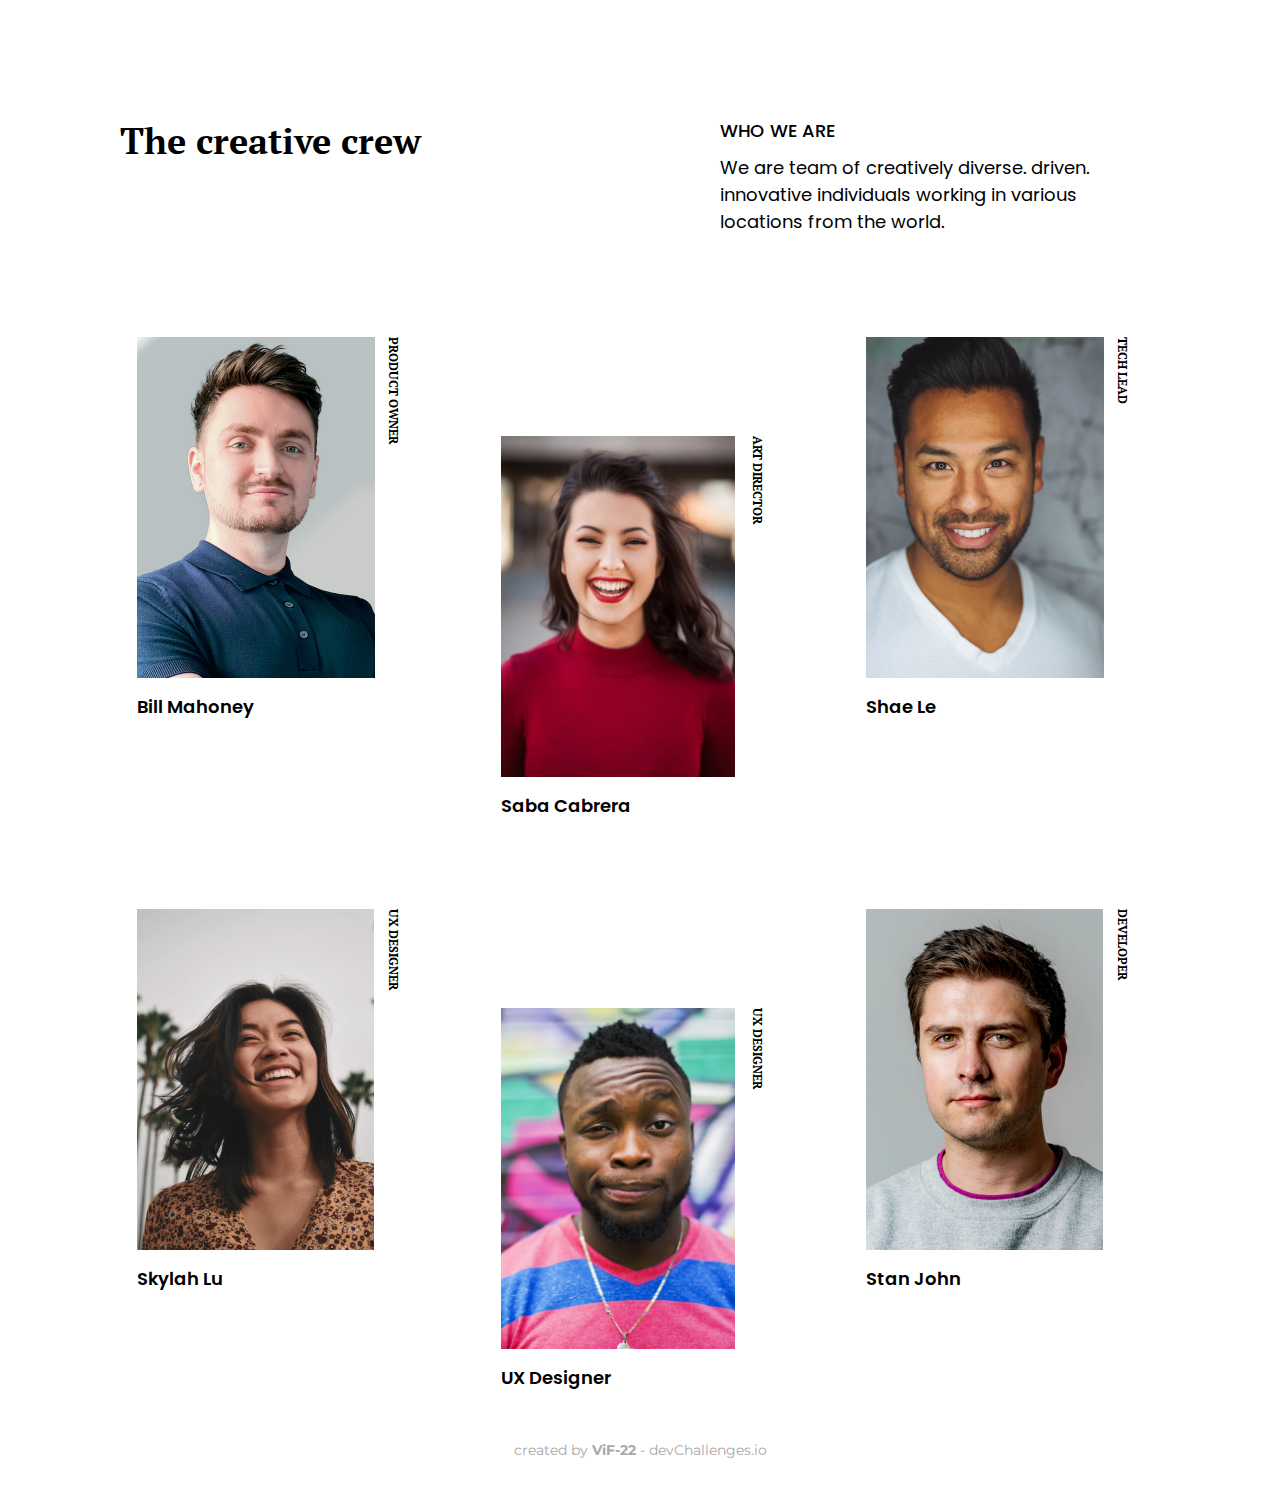
<file: index.html>
<html>
    <head>
        <meta charset="utf-8"/>
        <meta name="viewport" content="width=device-width, initial-scale=1.0"/>
        <title>my team</title>
        <link href="styles.css" rel="stylesheet"/>
      <link rel="preconnect" href="https://fonts.googleapis.com">
<link rel="preconnect" href="https://fonts.gstatic.com" crossorigin>
<link href="https://fonts.googleapis.com/css2?family=PT+Serif&display=swap" rel="stylesheet">
<link href="https://fonts.googleapis.com/css2?family=Poppins&display=swap" rel="stylesheet">
<link href="https://fonts.googleapis.com/css2?family=Montserrat:wght@300&display=swap" rel="stylesheet">
  </head>
  <body class="container full-height-grow">
    <header class="main-header">
      <h1>The creative crew</h1>
      <div class="intro">
        <h2>who we are</h2>
        <span>We are team of creatively diverse.  driven.  innovative individuals working in various locations from the world.</span>
      </div>
    </header>
    <section class="main-section">
      <div class='card'>
       <div class='card-image p1'></div>
        <h1 class="title">Bill Mahoney</h1>
        <span class='subtitle'>Product owner</span>
        </div>
        <div class='card card2'>
          <div class='card-image p2'></div>
           <h1 class="title">Saba Cabrera</h1>
           <span class='subtitle'>Art Director</span>
           </div>
           <div class='card'>
            <div class='card-image p3'></div>
             <h1 class="title">Shae Le</h1>
             <span class='subtitle'>Tech Lead</span>
             </div>
    <div class='card'>
     <div class='card-image p4'></div>
      <h1 class="title">Skylah Lu</h1>
      <span class='subtitle'>UX Designer</span>
      </div>
      <div class='card card2'>
        <div class='card-image p5'></div>
         <h1 class="title">UX Designer</h1>
         <span class='subtitle'>UX Designer</span>
         </div>
         <div class='card'>
          <div class='card-image p6'></div>
           <h1 class="title">Stan John</h1>
           <span class='subtitle'>Developer</span>
           </div>
</div>
    </div>
    </section>
    <footer><p>created by <a href='https://github.com/ViF-22'> ViF-22</a> - devChallenges.io</p></footer>
  </body>
</file>
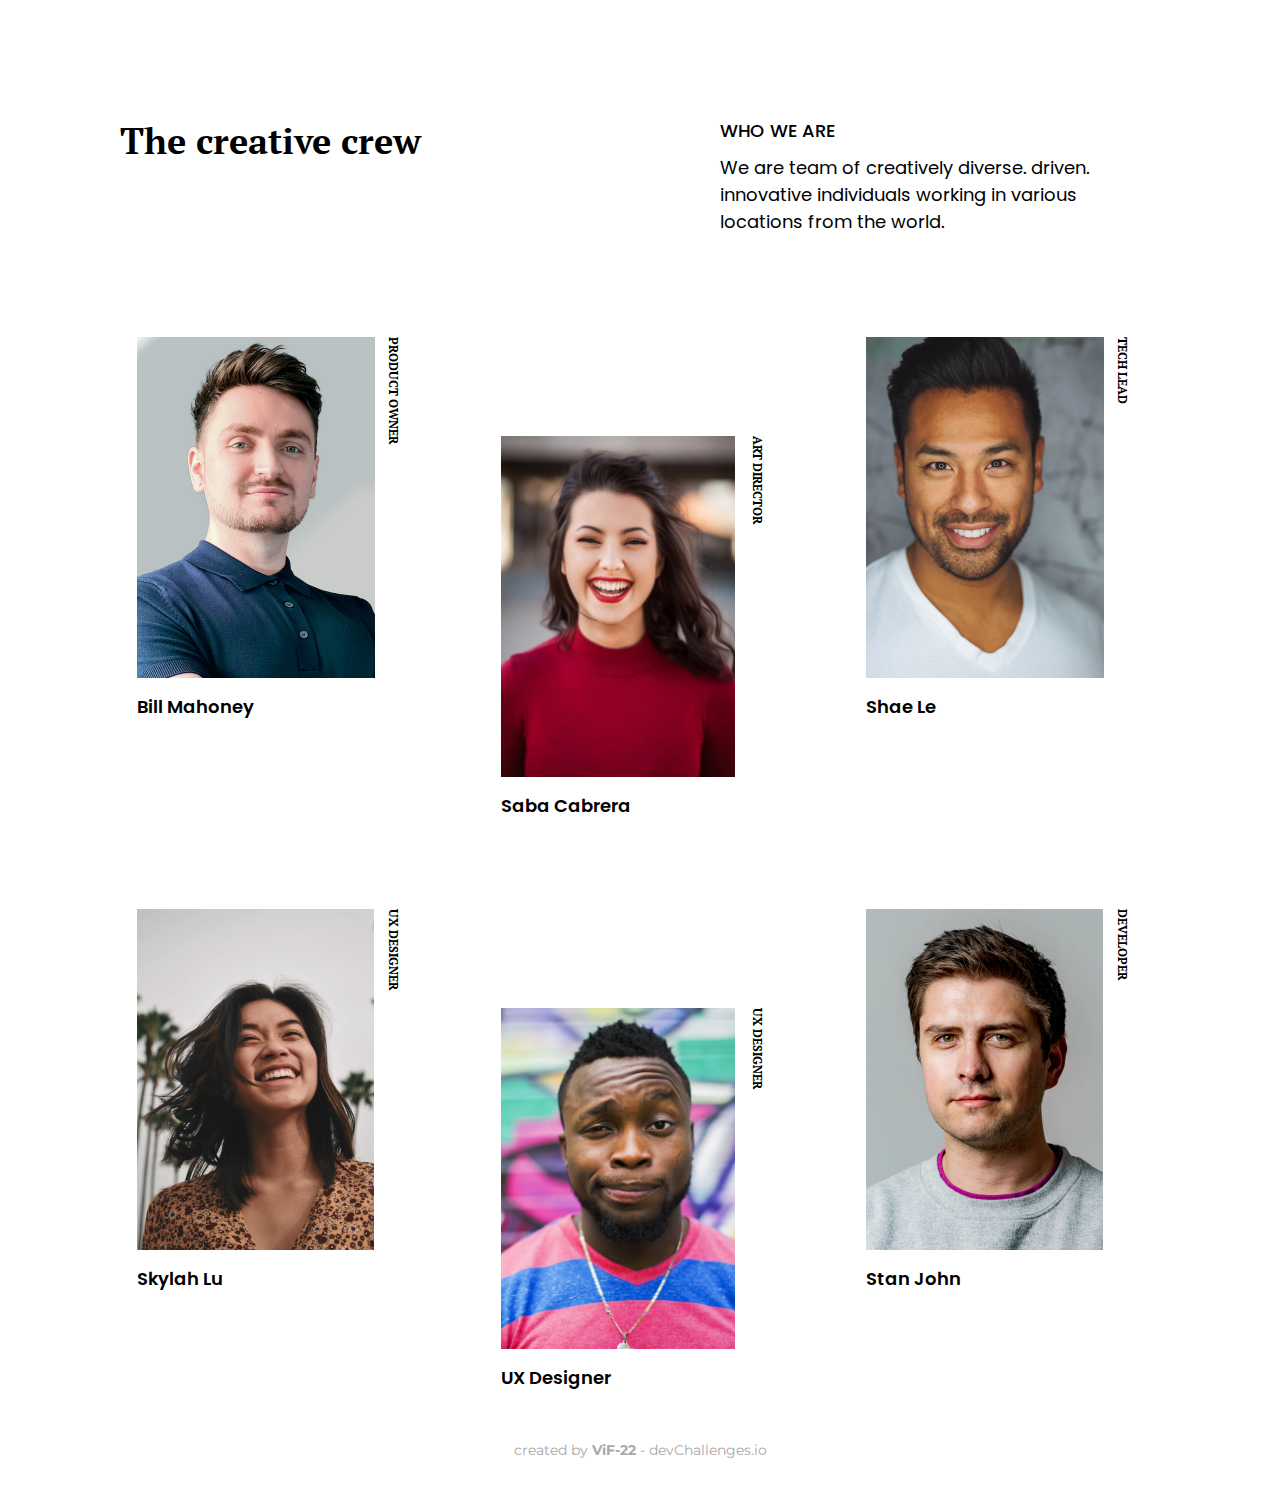
<file: myteam.html>
<html>
    <head>
        <meta charset="utf-8"/>
        <meta name="viewport" content="width=device-width, initial-scale=1.0"/>
        <title>my team</title>
        <link href="styles.css" rel="stylesheet"/>
      <link rel="preconnect" href="https://fonts.googleapis.com">
<link rel="preconnect" href="https://fonts.gstatic.com" crossorigin>
<link href="https://fonts.googleapis.com/css2?family=PT+Serif&display=swap" rel="stylesheet">
<link href="https://fonts.googleapis.com/css2?family=Poppins&display=swap" rel="stylesheet">
<link href="https://fonts.googleapis.com/css2?family=Montserrat:wght@300&display=swap" rel="stylesheet">
  </head>
  <body class="container full-height-grow">
    <header class="main-header">
      <h1>The creative crew</h1>
      <div class="intro">
        <h2>who we are</h2>
        <span>We are team of creatively diverse.  driven.  innovative individuals working in various locations from the world.</span>
      </div>
    </header>
    <section class="main-section">
      <div class='card'>
       <div class='card-image p1'></div>
        <h1 class="title">Bill Mahoney</h1>
        <span class='subtitle'>Product owner</span>
        </div>
        <div class='card card2'>
          <div class='card-image p2'></div>
           <h1 class="title">Saba Cabrera</h1>
           <span class='subtitle'>Art Director</span>
           </div>
           <div class='card'>
            <div class='card-image p3'></div>
             <h1 class="title">Shae Le</h1>
             <span class='subtitle'>Tech Lead</span>
             </div>
    <div class='card'>
     <div class='card-image p4'></div>
      <h1 class="title">Skylah Lu</h1>
      <span class='subtitle'>UX Designer</span>
      </div>
      <div class='card card2'>
        <div class='card-image p5'></div>
         <h1 class="title">UX Designer</h1>
         <span class='subtitle'>UX Designer</span>
         </div>
         <div class='card'>
          <div class='card-image p6'></div>
           <h1 class="title">Stan John</h1>
           <span class='subtitle'>Developer</span>
           </div>
</div>
    </div>
    </section>
    <footer><p>created by <a href='https://github.com/ViF-22'> ViF-22</a> - devChallenges.io</p></footer>
  </body>
</file>
<file: styles.css>
*, *::before, *::after {
    box-sizing: border-box;
    }

body{
        padding: 0;
        margin: 0;
        font-size: 1rem;
        min-height: 100vh;
}
.container {
    max-width: 1200px;
    margin: 0 auto;
    padding: 0 80px;
    flex-grow:1; 
    align-content: stretch;
}
.full-height-grow {
    display: flex;
    flex-direction: column; 
 }

 .main-header{
    display: flex;
    align-items:flex-start;
    justify-content:space-between;
    gap: 10px;
    margin-top: 117px;
    margin-bottom: 102px;
 }
 .main-header h1{
font-size: 2.25rem;
font-family: 'PT Serif', serif;
font-style: normal;
font-weight: 700;
padding: 0;
margin: 0;

 }
 h1{
    padding: 0;
    margin:0;
 }
 .main-header .intro {
    font-size: 1.125rem;
    font-family: 'Poppins';
font-style: normal;
display: flex;
flex-direction: column;
padding: 0;
margin: 0;
gap: 10px;
width: 440px;

 }
 .main-header h2 {
    text-transform: uppercase;
    font-weight: 500;
    padding: 0;
margin: 0;
font-size: 1.125rem;
 }
 .main-header span {
    font-weight: 400;
    max-height: 82px;
    padding: 0;
margin: 0;
 }
.main-section{
display: inline-flex;
flex-direction: row;
flex-wrap: wrap;
justify-content: space-around;
padding: 0;
gap:54px;
margin: 0;

}

.subtitle {
    writing-mode: vertical-rl;
}

.card {
width: 277px;
height: 404px;
position: relative;
}

.card:nth-child(2n) {
    margin-bottom: 114px;
}


.card-image{
    width: 238px;
    height: 341px;
    background-size: contain;
    background-repeat: no-repeat;
    background-position: top left;
}
.p1 {
    background-image: url(images/photo1.png);
}
.p2 {
    background-image: url(images/photo2.png);
}
.p3 {
    background-image: url(images/photo3.png)
}
.p4 {
    background-image: url(images/photo4.png);
}
.p5 {
    background-image: url(images/photo5.png);
}
.p6 {
    background-image: url(images/photo6.png)
}
.card2{
    position: relative;
    top: 99px;
}
.title {
    padding: 0;
    margin-top: 15px;
    font-family: 'Poppins';
font-style: normal;
font-size: 1.125rem;
font-weight: 600;
}
.subtitle {
    padding: 0;
    margin: 0;
    position: absolute;
    right: 13px;
    font-family: 'PT Serif';
font-style: normal;
font-weight: 600;
font-size: 0.75rem;
text-transform: uppercase;
top: 0}

footer {
    display: flex;
    justify-content: center;
    padding: 0 100px;
    margin-bottom: 20px;
    font-family: 'Montserrat';
font-style: normal;
font-weight: 400;
font-size: 0.9rem;
color: #A9A9A9;


}
footer a{
    text-decoration: none;
    color: #A9A9A9;
    font-weight: bolder;
}

@media screen and (max-width: 1000px){
    .main-section{
        gap:16px;
    }
} 
@media screen and (max-width: 1098px) {
   .card:nth-child(2), .card:nth-child(4),.card:nth-child(6) {
    position: relative;
    top: 52px;
}
.card:nth-child(5) {
    position: relative;
    top: 0;
}
.main-section{
    display: flex;
    flex-direction: row;
    flex-wrap: wrap;
    justify-content: center;
    padding: 0;
    gap:54px;
    row-gap: 0px;
    margin: 0;
}
}

@media screen and (max-width: 700px){
    .container {
        max-width: 375px; 
        margin: 0 auto;
        padding: 0 10px;
        flex-grow:1; 
    }
    .main-header{
        display: flex;
        flex-direction: column;
        justify-content:flex-start;
        gap: 38px;
        margin-top: 70px;
        margin-bottom: 130px;
    }
    .main-header .intro{
        display: flex;
        flex-direction: column;
        gap: 10px;
        padding: 0;
        margin: 0;
        
        max-width: fit-content;
        }
        h2{
            font-size: 18px;
        }
        
        .card {
            width: 165px;
            height: 249px;
           
            position: relative;
            margin: -90px 0;
            }
          
            .card-image{
                width: 139px;
                height: 209px;
                background-size: contain;
                background-repeat: no-repeat;
                background-position: top left;
                padding: 0;
                margin: 0;
            }   
        
            .title {
                padding:0;
                margin-top: 2px;
                font-size: 14px;
            }
            .subtitle {
                right: 5px;
            font-size: 10px;
           }
           .main-section{
            display: inline-flex;
            flex-direction: row;
            flex-wrap: wrap;
            padding: 0;
            gap:16px;
            margin: 0;
        }          
        
      
    }
</file>
